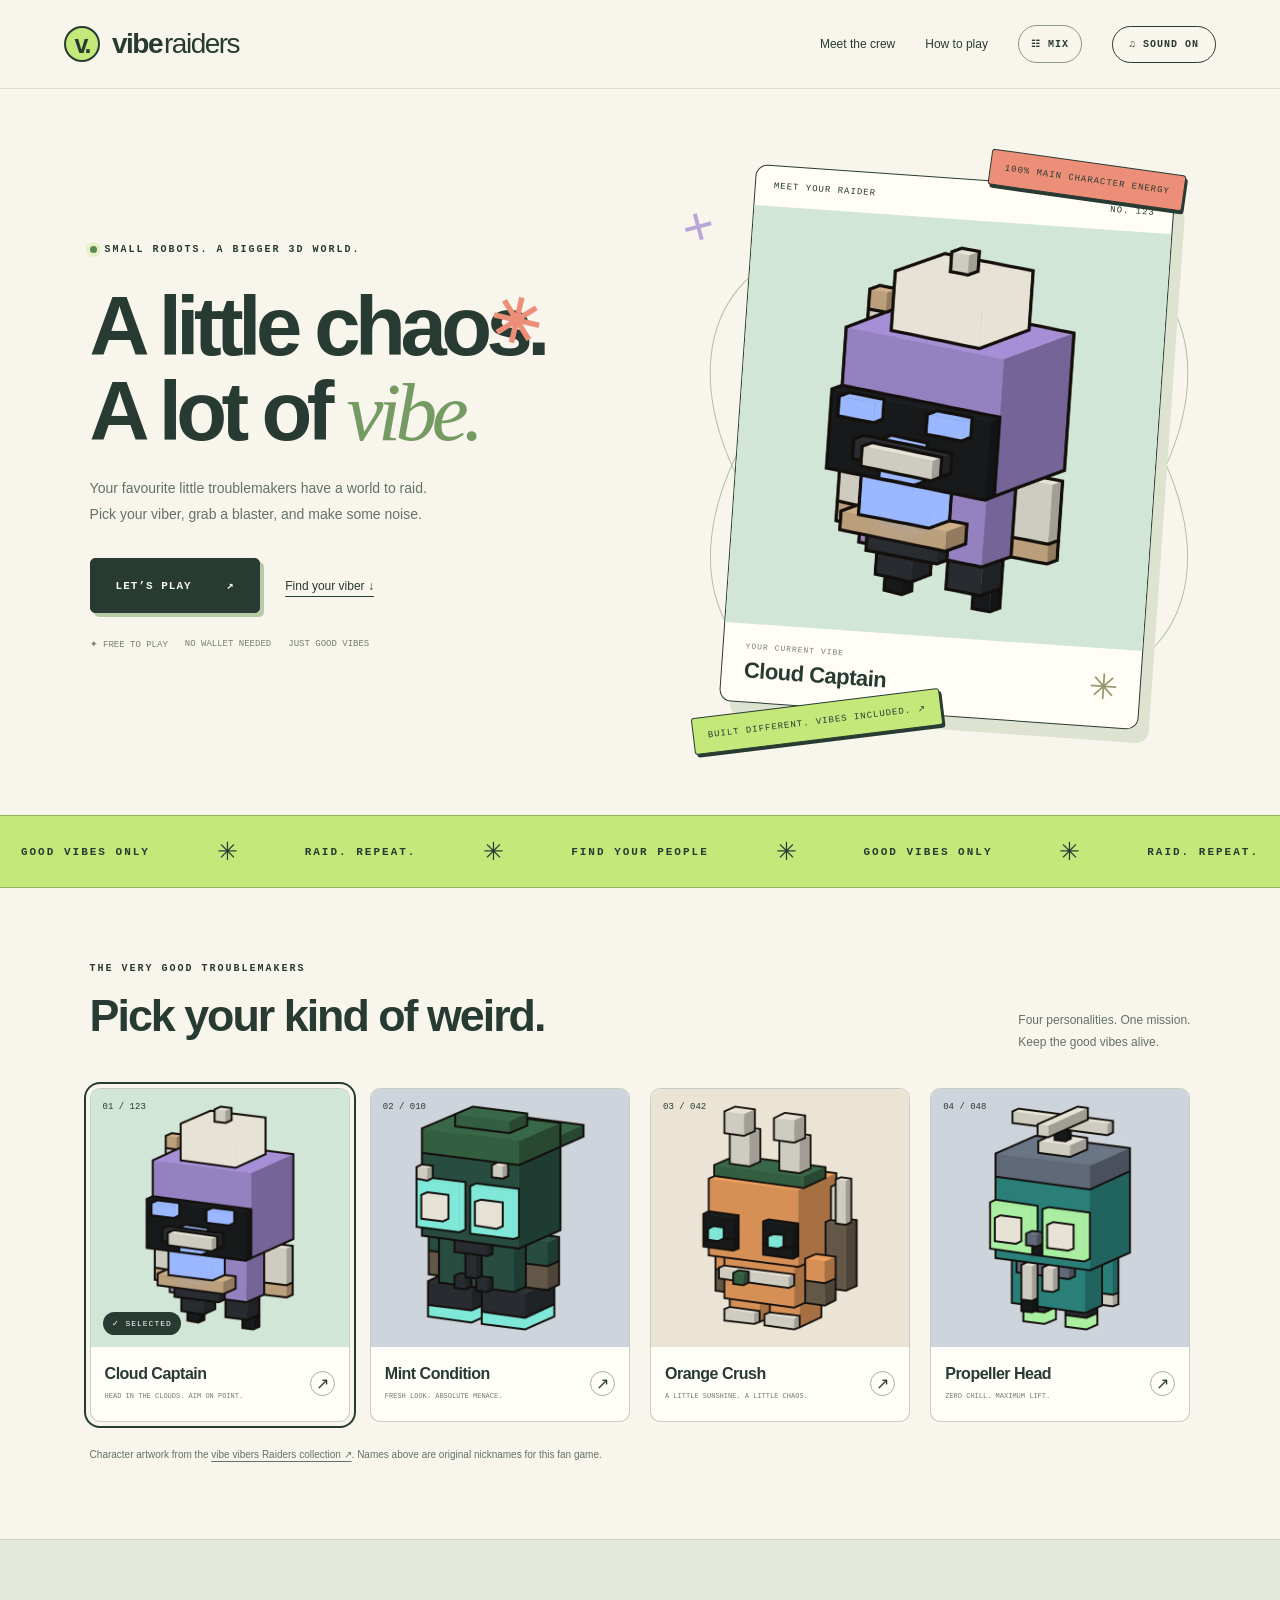
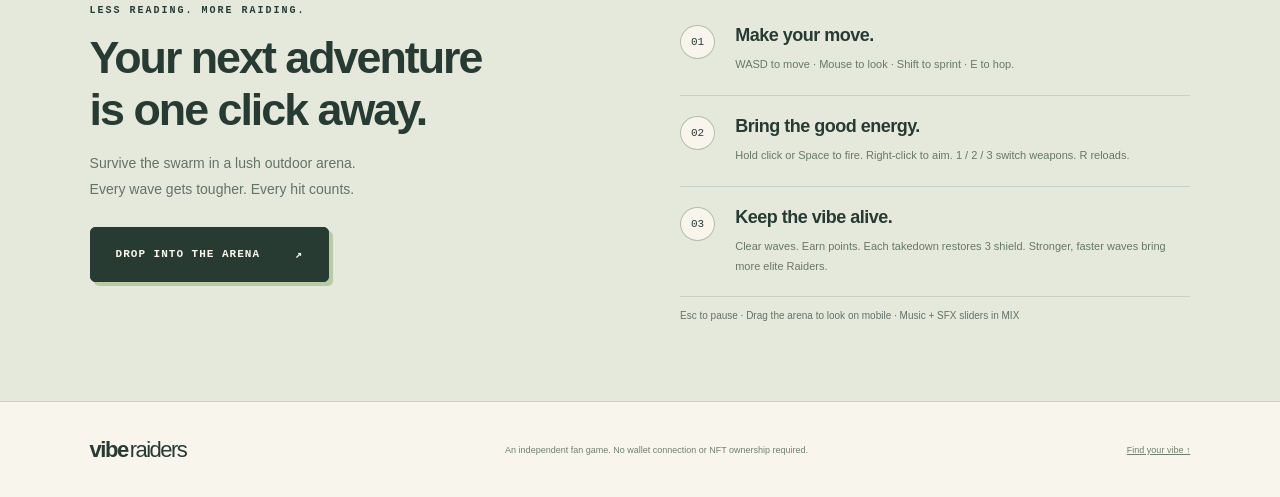
<file: index.html>
<!DOCTYPE html>
<html lang="en">
<head>
  <meta charset="utf-8"><meta name="viewport" content="width=device-width,initial-scale=1">
  <link rel="icon" href="assets/favicon.svg" type="image/svg+xml">
  <meta name="theme-color" content="#f7f5ec">
  <meta name="description" content="Pick your vibe viber and jump into a colourful first-person survival adventure. Free to play, no wallet required.">
  <title>Vibe Raiders · A little chaos. A lot of vibe.</title>
  <link rel="stylesheet" href="style.css">
</head>
<body>
<canvas id="game" aria-label="True 3D first-person survival arena"></canvas>
<header class="site-header">
  <a class="brand" href="./"><span class="logo">v.</span> vibe<span class="brand-light">raiders</span></a>
  <nav aria-label="Main navigation"><a href="#crew" class="menu-link">Meet the crew</a><a href="#how-to" class="menu-link">How to play</a><details class="audio-settings"><summary aria-label="Sound volume settings">☷ MIX</summary><div><label for="music-volume">MUSIC <input id="music-volume" type="range" min="0" max="1" step=".05" value=".35"></label><label for="effects-volume">SFX <input id="effects-volume" type="range" min="0" max="1" step=".05" value=".7"></label></div></details><button id="sound" aria-label="Toggle sound" aria-pressed="true">♫ SOUND ON</button></nav>
</header>
<main id="menu">
  <section class="hero">
    <div class="hero-copy">
      <div class="eyebrow"><span class="status-dot"></span> SMALL ROBOTS. A BIGGER 3D WORLD.</div>
      <h1>A little chaos.<br>A lot of <em>vibe.</em><span class="spark">✳</span></h1>
      <p>Your favourite little troublemakers have a world to raid.<br class="desktop-break"> Pick your viber, grab a blaster, and make some noise.</p>
      <div class="hero-actions"><button class="primary" id="play">LET’S PLAY <span>↗</span></button><a class="secondary" href="#crew">Find your viber ↓</a></div>
      <p id="launch-error" role="alert" hidden></p><div class="play-note"><span>✦ FREE TO PLAY</span><span>NO WALLET NEEDED</span><span>JUST GOOD VIBES</span></div>
    </div>
    <div class="hero-art">
      <span class="orbit orbit-one"></span><span class="orbit orbit-two"></span>
      <span class="sticker sticker-top">100% MAIN CHARACTER ENERGY</span>
      <div class="portrait-card"><div class="portrait-top"><span>MEET YOUR RAIDER</span><span id="hero-id">NO. 123</span></div><img id="hero-image" src="assets/viber-123.png" alt="Lavender Viber with a cream cap and blue eyes" width="1080" height="1080"><div class="portrait-bottom"><div><small>YOUR CURRENT VIBE</small><strong id="hero-name">Cloud Captain</strong></div><span class="portrait-star">✳</span></div></div>
      <span class="sticker sticker-bottom">BUILT DIFFERENT. VIBES INCLUDED. ↗</span>
      <span class="floating-plus">+</span>
    </div>
  </section>
  <div class="marquee" aria-hidden="true"><span>GOOD VIBES ONLY</span> ✳ <span>RAID. REPEAT.</span> ✳ <span>FIND YOUR PEOPLE</span> ✳ <span>GOOD VIBES ONLY</span> ✳ <span>RAID. REPEAT.</span></div>
  <section id="crew" class="crew-section">
    <div class="section-heading"><div><div class="eyebrow">THE VERY GOOD TROUBLEMAKERS</div><h2>Pick your kind of weird.</h2></div><p>Four personalities. One mission.<br>Keep the good vibes alive.</p></div>
    <div class="crew-grid" role="group" aria-label="Choose your raider">
      <button class="crew-card selected" data-raider="0" aria-pressed="true"><div class="crew-image mint"><span class="number">01 / 123</span><span class="selected-label">✓ SELECTED</span><img src="assets/viber-123.png" alt="Lavender Viber with cream cap and blue eyes" width="1080" height="1080" loading="lazy"></div><div class="crew-info"><div><strong>Cloud Captain</strong><small>HEAD IN THE CLOUDS. AIM ON POINT.</small></div><span>↗</span></div></button>
      <button class="crew-card" data-raider="1" aria-pressed="false"><div class="crew-image lilac"><span class="number">02 / 010</span><span class="selected-label">✓ SELECTED</span><img src="assets/viber-10.png" alt="Green Viber with oversized turquoise glasses and a cap" width="1080" height="1080" loading="lazy"></div><div class="crew-info"><div><strong>Mint Condition</strong><small>FRESH LOOK. ABSOLUTE MENACE.</small></div><span>↗</span></div></button>
      <button class="crew-card" data-raider="2" aria-pressed="false"><div class="crew-image sand"><span class="number">03 / 042</span><span class="selected-label">✓ SELECTED</span><img src="assets/viber-42.png" alt="Orange Viber with green hat and turquoise eyes" width="1080" height="1080" loading="lazy"></div><div class="crew-info"><div><strong>Orange Crush</strong><small>A LITTLE SUNSHINE. A LITTLE CHAOS.</small></div><span>↗</span></div></button>
      <button class="crew-card" data-raider="3" aria-pressed="false"><div class="crew-image blue"><span class="number">04 / 048</span><span class="selected-label">✓ SELECTED</span><img src="assets/viber-48.png" alt="Teal Viber with propeller hat and mint glasses" width="1080" height="1080" loading="lazy"></div><div class="crew-info"><div><strong>Propeller Head</strong><small>ZERO CHILL. MAXIMUM LIFT.</small></div><span>↗</span></div></button>
    </div>
    <p class="collection-credit">Character artwork from the <a href="https://testnet.vibevibe.fun/vibe-vibers/for-raiders" target="_blank" rel="noopener noreferrer">vibe vibers Raiders collection ↗</a>. Names above are original nicknames for this fan game.</p>
  </section>
  <section id="how-to" class="how-section"><div><div class="eyebrow">LESS READING. MORE RAIDING.</div><h2>Your next adventure<br>is one click away.</h2><p>Survive the swarm in a lush outdoor arena.<br>Every wave gets tougher. Every hit counts.</p><button id="play-bottom" class="primary">DROP INTO THE ARENA <span>↗</span></button></div><div class="steps"><div><b>01</b><span><strong>Make your move.</strong><small>WASD to move · Mouse to look · Shift to sprint · E to hop.</small></span></div><div><b>02</b><span><strong>Bring the good energy.</strong><small>Hold click or Space to fire. Right-click to aim. 1 / 2 / 3 switch weapons. R reloads.</small></span></div><div><b>03</b><span><strong>Keep the vibe alive.</strong><small>Clear waves. Earn points. Each takedown restores 3 shield. Stronger, faster waves bring more elite Raiders.</small></span></div><p>Esc to pause · Drag the arena to look on mobile · Music + SFX sliders in MIX</p></div></section>
  <footer><a class="brand" href="./">vibe<span class="brand-light">raiders</span></a><span>An independent fan game. No wallet connection or NFT ownership required.</span><a href="#crew">Find your vibe ↑</a></footer>
</main>
<aside id="hud" hidden><div class="hudtop"><div>SHIELD <b id="health">100</b><div class="bar"><i id="healthbar"></i></div></div><div>WAVE <b id="wave">01</b></div><div>SCORE <b id="score">0000</b></div><button id="pause" aria-label="Pause game">Ⅱ PAUSE</button></div><div class="weapon-selector" role="group" aria-label="Choose weapon"><button data-weapon="0" class="active" aria-pressed="true">1 <span>BLASTER</span></button><button data-weapon="1" aria-pressed="false">2 <span>RIFLE</span></button><button data-weapon="2" aria-pressed="false">3 <span>SHOTGUN</span></button></div><div id="crosshair" aria-hidden="true"><i></i><i></i><i></i><i></i></div><div id="damage-flash"></div><div id="arena-meta"></div><div id="message" aria-live="polite">CLEAR THE GRID</div><div class="bottom"><img id="player-avatar" src="assets/viber-123.png" alt="Your selected raider"><span id="player-name">Cloud Captain</span><span><b id="weapon-name">PULSE BLASTER</b> · UNLIMITED RESERVES</span><div class="ammo-display"><strong id="ammo">16 / 16</strong><button id="reload" aria-label="Reload weapon">R · RELOAD</button></div></div></aside>
<section id="end" role="dialog" aria-modal="true" aria-labelledby="endtitle" hidden><div class="eyebrow" id="endtag">SIGNAL LOST</div><h2 id="endtitle">You made some noise.</h2><p id="result"></p><button class="primary" id="restart">RAID AGAIN ↗</button><button id="resume" hidden>RESUME RAID</button><button id="back-home">BACK TO THE CREW</button></section>
<div id="touch" hidden><div><button data-key="ArrowLeft" aria-label="Turn left">↶</button><button data-key="w" aria-label="Move forward">↑</button><button data-key="ArrowRight" aria-label="Turn right">↷</button><br><button data-key="a" aria-label="Move left">←</button><button data-key="s" aria-label="Move backward">↓</button><button data-key="d" aria-label="Move right">→</button></div><div class="touch-actions"><div><button id="jump">HOP</button><button id="aim" aria-pressed="false">AIM</button></div><button id="fire">FIRE</button></div></div>
<script type="module" src="game.js"></script>
</body></html>
</file>
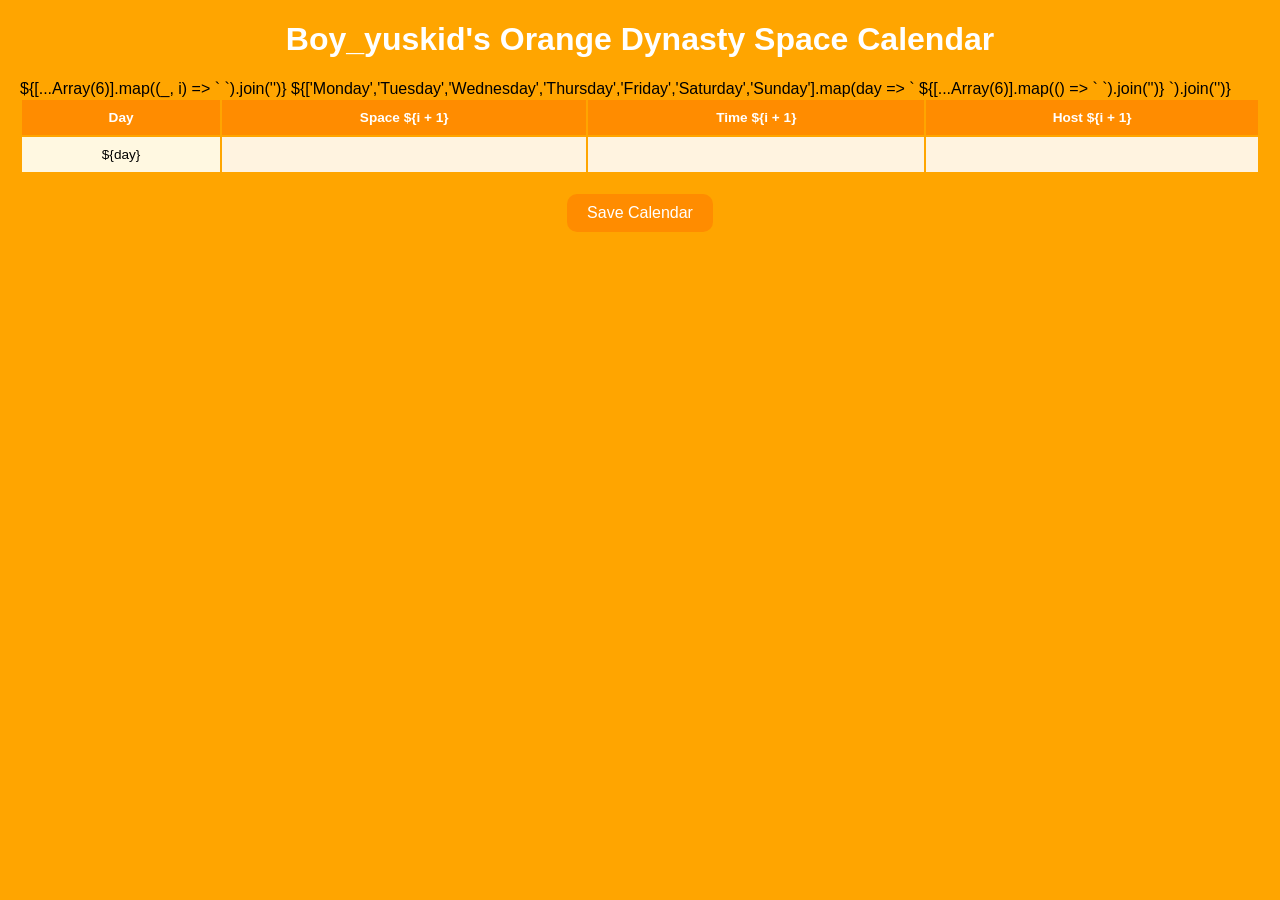
<file: orange-dynasty-calendar.html>
<!DOCTYPE html>
<html lang="en">
<head>
    <meta charset="UTF-8">
    <title>Boy_yuskid's Orange Dynasty Space Calendar</title>
    <style>
        body {
            background-color: orange;
            font-family: Arial, sans-serif;
            margin: 20px;
        }
        h1 {
            text-align: center;
            color: white;
            font-size: 2em;
        }
        table {
            width: 100%;
            border-collapse: collapse;
            background-color: white;
            overflow-x: scroll;
        }
        th, td {
            border: 2px solid orange;
            padding: 10px;
            text-align: center;
            font-size: 0.85em;
        }
        th {
            background-color: darkorange;
            color: white;
            position: sticky;
            top: 0;
        }
        td {
            background-color: #fff8e1;
        }
        td[contenteditable="true"] {
            background-color: #fff3e0;
        }
        .save-button {
            display: block;
            margin: 20px auto;
            padding: 10px 20px;
            font-size: 1em;
            background-color: darkorange;
            color: white;
            border: none;
            cursor: pointer;
            border-radius: 10px;
        }
        .save-button:hover {
            background-color: orangered;
        }
        .table-container {
            overflow-x: auto;
        }
    </style>
</head>
<body>

<h1>Boy_yuskid's Orange Dynasty Space Calendar</h1>

<div class="table-container">
<table id="calendarTable">
    <thead>
        <tr>
            <th>Day</th>
            <!-- Repeat Space/Time/Host columns -->
            ${[...Array(6)].map((_, i) => `
                <th>Space ${i + 1}</th>
                <th>Time ${i + 1}</th>
                <th>Host ${i + 1}</th>
            `).join('')}
        </tr>
    </thead>
    <tbody>
        ${['Monday','Tuesday','Wednesday','Thursday','Friday','Saturday','Sunday'].map(day => `
            <tr>
                <td>${day}</td>
                ${[...Array(6)].map(() => `
                    <td contenteditable="true"></td>
                    <td contenteditable="true"></td>
                    <td contenteditable="true"></td>
                `).join('')}
            </tr>
        `).join('')}
    </tbody>
</table>
</div>

<button class="save-button" onclick="saveCalendar()">Save Calendar</button>

<script>
function saveCalendar() {
    let table = document.getElementById("calendarTable");
    let text = "";

    for (let i = 0; i < table.rows.length; i++) {
        let cells = table.rows[i].cells;
        for (let j = 0; j < cells.length; j++) {
            text += cells[j].innerText.trim() + (j < cells.length - 1 ? " | " : "");
        }
        text += "\n";
    }

    let blob = new Blob([text], { type: "text/plain;charset=utf-8" });
    let link = document.createElement("a");
    link.href = URL.createObjectURL(blob);
    link.download = "Boy_Yuskid_Orange_Dynasty_Calendar.txt";
    document.body.appendChild(link);
    link.click();
    document.body.removeChild(link);
}
</script>

</body>
</html>
</file>
<file: style.css>
:root{--lime:#c5e87a;--pink:#ed8e78;--ink:#283b32;--cream:#f7f5ec;--mint:#d3e5d8;--purple:#b9a6d8}*{box-sizing:border-box}html{scroll-behavior:smooth;scroll-padding-top:100px}body{margin:0;background:var(--cream);color:var(--ink);font-family:Arial,Helvetica,sans-serif}button,a{-webkit-tap-highlight-color:transparent}button{font:inherit;cursor:pointer;color:inherit;border:1px solid var(--ink);background:transparent;padding:12px 18px;border-radius:100px}a{color:inherit}button:hover{background:var(--lime)}button:focus-visible,a:focus-visible{outline:3px solid #8c65bd;outline-offset:5px}[hidden]{display:none!important}.site-header{position:relative;display:flex;align-items:center;justify-content:space-between;max-width:1440px;padding:25px 5%;margin:auto;border-bottom:1px solid #283b3220;z-index:5}.brand{display:flex;align-items:center;gap:2px;text-decoration:none;font-weight:900;font-size:28px;letter-spacing:-1.5px}.brand-light{font-weight:400}.logo{display:grid;place-items:center;border:2px solid var(--ink);border-radius:50%;width:36px;height:36px;font-size:25px;letter-spacing:-2px;margin-right:10px;background:var(--lime)}nav{display:flex;align-items:center;gap:30px}nav a{font-size:12px;text-decoration:none}#sound{font:700 10px monospace;letter-spacing:1px;padding:12px 16px}.hero{max-width:1440px;margin:auto;display:grid;grid-template-columns:1.15fr 1fr;align-items:center;gap:55px;padding:65px 7% 75px;min-height:650px}.eyebrow{font:700 10px monospace;letter-spacing:2px;display:flex;align-items:center;gap:8px}.status-dot{width:7px;height:7px;border-radius:50%;background:#598a52;box-shadow:0 0 0 4px #c5e87a55}h1{font-size:clamp(52px,6.5vw,92px);line-height:1.02;letter-spacing:-5.5px;margin:30px 0 22px;font-weight:800;position:relative}h1 em{font-family:Georgia,serif;font-weight:400;color:#759b63}h1 .spark{position:absolute;color:var(--pink);font-size:60px;transform:rotate(13deg);margin-left:12px;top:7px}p{font-size:14px;line-height:1.85;color:#647268}.hero-actions{display:flex;align-items:center;gap:25px;margin-top:30px}.primary{display:flex;align-items:center;justify-content:space-between;gap:35px;min-height:55px;padding:18px 25px;background:var(--ink);color:var(--cream);border-radius:5px;font:700 11px monospace;letter-spacing:1px;box-shadow:4px 4px 0 #b7cba7}.primary:hover{background:#45634a;color:white;transform:translateY(-2px)}.secondary{font-size:12px;text-underline-offset:6px}.play-note{display:flex;flex-wrap:wrap;gap:17px;font:9px monospace;color:#75816f;margin-top:26px}.hero-art{position:relative;max-width:440px;width:100%;margin:auto;padding:24px 10px}.portrait-card{border:1.5px solid var(--ink);border-radius:12px;overflow:hidden;transform:rotate(4deg);background:#fffdf5;position:relative;box-shadow:11px 13px 0 #dde2d1;transition:transform .3s}.portrait-card:hover{transform:rotate(0)}.portrait-top{padding:15px 18px;display:flex;justify-content:space-between;font:9px monospace;letter-spacing:1px}.portrait-card img{display:block;width:100%;height:auto}.portrait-bottom{display:flex;align-items:center;justify-content:space-between;padding:18px 22px}.portrait-bottom small{display:block;font:8px monospace;letter-spacing:1px;color:#75816f;margin-bottom:7px}.portrait-bottom strong{font-size:22px;letter-spacing:-.5px}.portrait-star{font-size:35px;color:#92996b}.sticker{position:absolute;z-index:2;font:9px monospace;letter-spacing:1px;border:1px solid var(--ink);padding:12px 14px;box-shadow:2px 3px 0 #283b32;border-radius:3px}.sticker-top{top:8px;right:-18px;background:var(--pink);transform:rotate(8deg)}.sticker-bottom{bottom:0;left:-35px;background:var(--lime);transform:rotate(-7deg)}.orbit{position:absolute;border:1px solid #b2bda7;border-radius:50%;width:125%;height:60%;top:23%;left:-12%;transform:rotate(-40deg)}.orbit-two{transform:rotate(40deg)}.floating-plus{position:absolute;font-size:55px;left:-45px;top:40px;color:#b9a6d8;transform:rotate(-15deg)}.marquee{display:flex;align-items:center;justify-content:space-around;gap:25px;white-space:nowrap;overflow:hidden;padding:21px 0;background:var(--lime);border-block:1px solid #283b3250;font-size:25px}.marquee span{font:700 11px monospace;letter-spacing:2px}.crew-section{max-width:1440px;margin:auto;padding:75px 7%}.section-heading{display:flex;align-items:end;justify-content:space-between;gap:25px;margin-bottom:30px}h2{font-size:clamp(30px,3.5vw,46px);letter-spacing:-2px;line-height:1.15;margin:16px 0}.section-heading p{font-size:12px;margin:0 0 4px}.crew-grid{display:grid;grid-template-columns:repeat(4,1fr);gap:20px}.crew-card{border:1px solid #283b3240;border-radius:10px;padding:0;overflow:hidden;text-align:left;background:#fffdf7;transition:transform .2s,box-shadow .2s}.crew-card:hover{transform:translateY(-6px);background:#fffdf7;box-shadow:0 8px 0 #e1e5d6}.crew-card.selected{outline:2px solid var(--ink);outline-offset:4px}.crew-image{position:relative;overflow:hidden}.crew-image img{width:100%;height:auto;display:block;transition:transform .3s}.crew-card:hover img{transform:scale(1.045)}.number{position:absolute;z-index:1;left:12px;top:13px;font:9px monospace}.selected-label{display:none;position:absolute;bottom:12px;left:12px;z-index:1;background:var(--ink);color:white;font:8px monospace;letter-spacing:1px;padding:7px 9px;border-radius:30px}.selected .selected-label{display:block}.crew-info{padding:18px 14px;display:flex;align-items:center;justify-content:space-between;gap:7px}.crew-info strong{font-size:16px;letter-spacing:-.5px}.crew-info small{display:block;font:7px/1.7 monospace;color:#71806f;margin-top:8px}.crew-info>span{border:1px solid #a4b59f;border-radius:50%;display:grid;place-items:center;min-width:25px;height:25px}.collection-credit{font-size:10px;margin:24px 0 0}.collection-credit a{text-underline-offset:3px}.how-section{background:#e5e9db;padding:65px max(7%,calc((100vw - 1240px)/2));display:grid;grid-template-columns:1fr 1fr;gap:80px;border-block:1px solid #283b3220}.how-section .primary{margin-top:24px}.steps>div{display:flex;gap:20px;align-items:start;border-bottom:1px solid #283b3225;padding:20px 0}.steps b{font:11px monospace;background:var(--cream);padding:10px;border:1px solid #b3beaa;border-radius:50%}.steps strong{font-size:18px;letter-spacing:-.5px}.steps small{display:block;font-size:11px;line-height:1.8;color:#687867;margin-top:9px}.steps p{font-size:10px}footer{display:flex;align-items:center;justify-content:space-between;gap:20px;padding:35px 7%}footer .brand{font-size:22px}footer>span,footer>a:last-child{font-size:9px;color:#71806f}#game{display:none;position:fixed;inset:0;width:100%;height:100%;background:#b5dcdb}.in-game{overflow:hidden;background:#b5dcdb}.in-game #game{display:block}.in-game .site-header{position:fixed;top:0;width:100%;max-width:none;background:#f7f5eced;padding:15px 5%}.in-game .menu-link{display:none}#hud{position:fixed;inset:95px 5% 20px;pointer-events:none}.hudtop{display:flex;gap:40px;font:10px monospace;letter-spacing:2px}.hudtop>div{background:#fffdf4e8;border:1px solid #283b3230;border-radius:8px;padding:12px 18px}.hudtop b{display:block;font:bold 27px Arial;letter-spacing:0;margin-top:6px}.bar{width:105px;background:#283b3220;height:4px;margin-top:7px}.bar i{display:block;width:100%;height:100%;background:#648f51}#pause{pointer-events:auto;align-self:start;margin-left:auto;background:var(--cream);font-size:10px}#crosshair{position:fixed;left:50%;top:50%;transform:translate(-50%,-50%);font:30px monospace;color:#283b32;text-shadow:0 0 3px #fff}#message{text-align:center;margin-top:30px;font:700 13px monospace;letter-spacing:3px}.bottom{position:absolute;bottom:0;display:flex;align-items:center;gap:12px;background:#fffdf4e8;border:1px solid #283b3230;padding:8px 16px 8px 8px;border-radius:8px;font-size:12px}.bottom img{width:42px;height:42px;border-radius:4px}.bottom span:last-child{font:9px monospace;color:#647268;margin-left:15px}#end{position:fixed;z-index:8;left:50%;top:50%;transform:translate(-50%,-50%);width:min(90%,430px);padding:35px;background:var(--cream);border:1px solid var(--ink);border-radius:12px;box-shadow:10px 10px 0 #283b3244}#end h2{font-size:36px}#end button{margin-top:15px}#back-home{font-size:10px;display:block}#touch{position:fixed;bottom:95px;left:20px;right:20px;display:flex;justify-content:space-between;align-items:end;z-index:4;touch-action:none}#touch button{background:#f7f5ecd9;min-width:44px;padding:14px;user-select:none;border-radius:10px}#fire{background:var(--pink)!important;border-radius:50%!important;height:78px;width:78px;font-weight:bold}@media(min-width:1500px){.hero{min-height:720px}}@media(prefers-reduced-motion:reduce){html{scroll-behavior:auto}*{transition:none!important}}@media(max-width:950px){.hero{gap:30px;padding:60px 5%;min-height:0}h1{letter-spacing:-3px}h1 .spark{font-size:36px;right:0}.hero-art{width:90%}.sticker{font-size:7px}.sticker-top{right:-10px}.sticker-bottom{left:-15px}.crew-section{padding:60px 5%}.crew-grid{grid-template-columns:repeat(2,1fr);gap:25px}.how-section{gap:35px;padding:50px 5%}.bottom span:last-child{display:none}.play-note{font-size:8px;gap:10px}}@media(max-width:600px){.site-header{padding:18px 5%}.brand{font-size:23px}.logo{width:30px;height:30px;font-size:20px}nav{gap:10px}.menu-link{display:none}.hero{grid-template-columns:1fr;padding:45px 6% 50px;gap:35px}.hero-copy{text-align:center}.hero-copy .eyebrow{justify-content:center;font-size:8px}h1{font-size:62px;letter-spacing:-3.5px;margin:22px 0}h1 .spark{right:12px;top:14px;font-size:30px}.hero p{font-size:12px}.hero-actions{justify-content:center;gap:22px}.play-note{justify-content:center}.hero-art{max-width:320px;width:85%}.portrait-bottom strong{font-size:20px}.sticker-bottom{font-size:7px;left:-24px}.marquee{padding:16px 0}.marquee span{font-size:9px}.section-heading{display:block;margin-bottom:25px}.section-heading p{font-size:11px}.section-heading h2{font-size:33px}.crew-grid{gap:20px 14px}.crew-info{padding:13px 10px}.crew-info strong{font-size:13px}.crew-info small{font-size:6px}.crew-info>span{display:none}.number{font-size:8px;left:9px;top:9px}.selected-label{font-size:7px;padding:5px 7px;left:8px;bottom:8px}.collection-credit{font-size:9px}.how-section{grid-template-columns:1fr;gap:20px;padding:45px 6%}.how-section h2{font-size:35px}.steps>div{padding:18px 0}footer{flex-wrap:wrap;padding:30px 6%}footer>span{order:3;flex-basis:100%;line-height:1.8}.hudtop{gap:10px}.hudtop>div{padding:10px;font-size:8px;letter-spacing:1px}.hudtop b{font-size:23px}.bar{width:65px}#pause{font-size:8px;padding:10px}#hud{inset:90px 4% 15px}.bottom{font-size:10px}.bottom img{width:30px;height:30px}#message{font-size:11px;letter-spacing:2px}#end{padding:25px}#end h2{font-size:30px}}
.weapon-selector{position:absolute;bottom:0;right:0;display:flex;gap:7px;pointer-events:auto}.weapon-selector button{border-radius:6px;background:#f7f5ecdc;padding:12px 14px;font:11px monospace}.weapon-selector button.active{background:var(--ink);color:var(--cream)}.weapon-selector span{font-size:9px;margin-left:5px}@media(max-width:750px){.weapon-selector{bottom:65px}.weapon-selector button{padding:10px}.weapon-selector span{font-size:8px}#touch{bottom:145px}.bottom{max-width:100%}}
/* True 3D arena interface */
#game{touch-action:none;outline:none}#launch-error{background:#f7ddd3;border:1px solid #cb755a;border-radius:6px;padding:12px;font-size:12px}.audio-settings{position:relative;font:700 10px monospace;letter-spacing:1px}.audio-settings summary{cursor:pointer;list-style:none;padding:12px;border:1px solid #8c9b87;border-radius:30px}.audio-settings summary::-webkit-details-marker{display:none}.audio-settings>div{position:absolute;right:0;top:46px;min-width:210px;padding:20px;background:var(--cream);border:1px solid #8c9b87;border-radius:8px;box-shadow:4px 4px 0 #283b3233;z-index:10}.audio-settings label{display:grid;grid-template-columns:42px 1fr;gap:10px;align-items:center;margin:8px 0}.audio-settings input{width:120px;accent-color:#6c9364}.in-game .site-header{pointer-events:none}.in-game .site-header>*{pointer-events:auto}#damage-flash{position:fixed;inset:0;pointer-events:none;background:radial-gradient(ellipse,transparent 30%,#e78e69cc);opacity:0}#crosshair{width:22px;height:22px;text-shadow:none;transition:width .12s,height .12s}#crosshair i{position:absolute;background:#334b3a;box-shadow:0 0 2px #fff;width:2px;height:6px}#crosshair i:nth-child(1){left:10px;top:0}#crosshair i:nth-child(2){left:10px;bottom:0}#crosshair i:nth-child(3){left:0;top:10px;width:6px;height:2px}#crosshair i:nth-child(4){right:0;top:10px;width:6px;height:2px}#crosshair.aiming{transform:translate(-50%,-50%) scale(.65)}#crosshair.hit{transform:translate(-50%,-50%) rotate(45deg);filter:drop-shadow(0 0 3px #ed8e78)}#crosshair.hit i{background:#ea724e}#arena-meta{position:absolute;top:105px;left:0;font:9px monospace;letter-spacing:1px;color:#344b3d;background:#f7f5ecbb;padding:7px 10px;border-radius:4px}.bottom .ammo-display{display:flex;align-items:center;gap:12px;margin-left:10px;border-left:1px solid #283b3230;padding-left:15px}.ammo-display strong{font:700 17px monospace;white-space:nowrap}.ammo-display button{pointer-events:auto;font:9px monospace;padding:8px 10px;border-radius:5px;background:#e5ead8}.ammo-display button.loading{background:#f0d4ab}.bottom>span:nth-child(3){font:8px monospace;max-width:145px;line-height:1.7;color:#65715e}.touch-actions{display:flex;flex-direction:column;align-items:end;gap:12px}.touch-actions>div{display:flex;gap:8px}.touch-actions button{font-size:9px!important;min-width:45px!important;padding:12px!important}#aim.active{background:#c5e87a!important}#touch #fire{font-size:13px!important}.weapon-selector{bottom:0}.bottom{padding-right:12px}#hud .weapon-selector button{transition:background .15s}#end{z-index:12}.in-game .audio-settings>div{right:-45px}@media(max-width:950px){.bottom>span:nth-child(3){display:none}.bottom .ammo-display{margin-left:0;padding-left:10px}.ammo-display strong{font-size:14px}.weapon-selector{bottom:70px}}@media(max-width:600px){.in-game .site-header{padding:15px 4%}.in-game .site-header .brand{font-size:19px}.in-game .logo{width:27px;height:27px;font-size:18px;margin-right:7px}.in-game nav{gap:6px}#sound{padding:11px;font-size:8px}.audio-settings summary{font-size:8px;padding:10px}.site-header nav{gap:7px}.site-header .brand{font-size:21px}.site-header .logo{margin-right:6px}.bottom{gap:8px;width:100%;justify-content:space-between;min-height:48px}.bottom #player-name{font-size:9px;max-width:76px}.bottom .ammo-display{gap:8px}.ammo-display button{font-size:8px;padding:9px}.weapon-selector{bottom:64px;left:0;right:0;justify-content:end}.weapon-selector button{padding:10px 12px}#touch{bottom:138px;left:15px;right:15px}#touch>div:first-child button{min-width:41px;padding:13px}#arena-meta{top:90px;font-size:8px}.hudtop>div{padding:9px}#hud{inset:88px 4% 15px}.touch-actions #fire{height:69px;width:69px}.touch-actions{gap:10px}}
.hero{overflow:clip}
#message{position:absolute;top:125px;left:0;right:0;margin:0}@media(max-width:600px){#message{top:128px;font-size:9px;letter-spacing:1px;line-height:1.8}}
</file>
